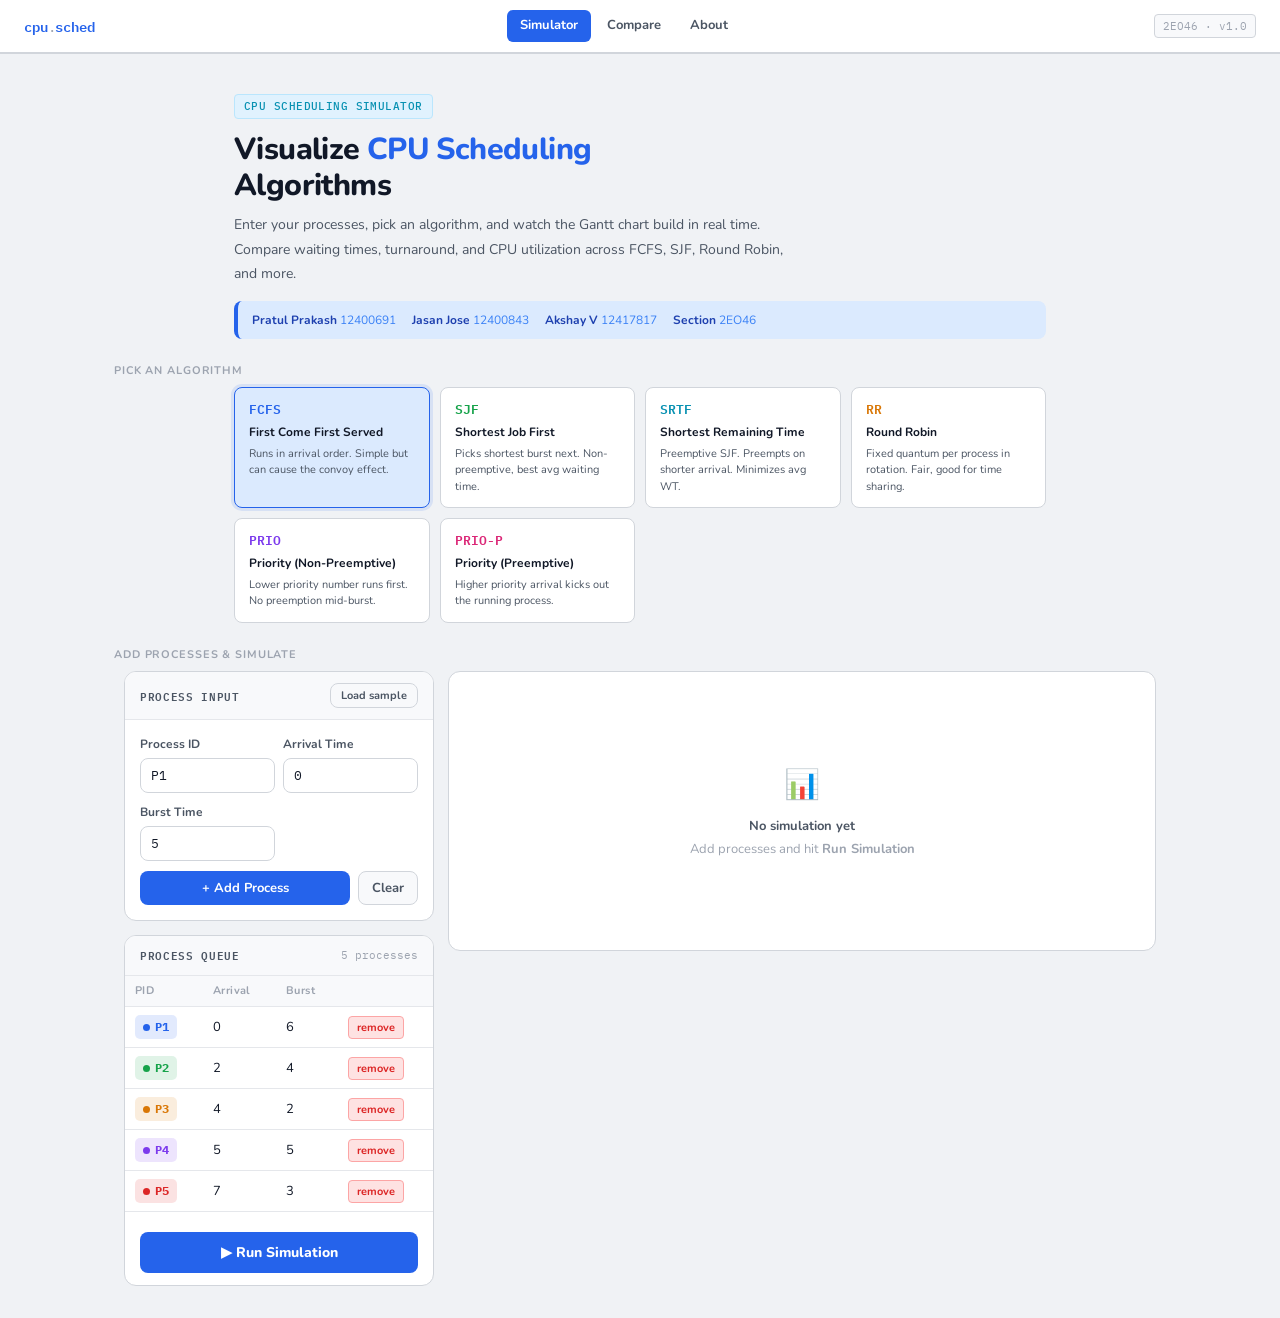
<file: index.html>
<!DOCTYPE html>
<html lang="en">
<head>
  <meta charset="UTF-8">
  <meta name="viewport" content="width=device-width, initial-scale=1.0">
  <title>CPU Scheduler — Simulator</title>
  <link rel="stylesheet" href="style.css">
  <style>
    .sim-layout {
      display: grid;
      grid-template-columns: 310px 1fr;
      gap: 14px;
      padding: 0 1.5rem 2rem;
      max-width: 1080px;
      margin: 0 auto;
    }
    @media (max-width: 780px) { .sim-layout { grid-template-columns: 1fr; } }
    #prio-field   { display: none; }
    #quantum-wrap { display: none; margin-bottom: 10px; }
  </style>
</head>
<body>

<nav>
  <a class="nav-logo" href="index.html">cpu<span>.</span>sched</a>
  <div class="nav-tabs">
    <a class="nav-tab active" href="index.html">Simulator</a>
    <a class="nav-tab" href="compare.html">Compare</a>
    <a class="nav-tab" href="about.html">About</a>
  </div>
  <div class="nav-badge">2EO46 · v1.0</div>
</nav>

<div class="hero">
  <div class="hero-tag">CPU SCHEDULING SIMULATOR</div>
  <h1>Visualize <span>CPU Scheduling</span><br>Algorithms</h1>
  <p>Enter your processes, pick an algorithm, and watch the Gantt chart build in real time. Compare waiting times, turnaround, and CPU utilization across FCFS, SJF, Round Robin, and more.</p>
  <div class="hero-meta">
    <div class="hero-meta-item">Pratul Prakash <span>12400691</span></div>
    <div class="hero-meta-item">Jasan Jose <span>12400843</span></div>
    <div class="hero-meta-item">Akshay V <span>12417817</span></div>
    <div class="hero-meta-item">Section <span>2EO46</span></div>
  </div>
</div>

<div class="section-label">Pick an Algorithm</div>
<div class="algo-grid" id="algo-cards"></div>

<div class="section-label">Add Processes &amp; Simulate</div>
<div class="sim-layout">

  <!-- LEFT -->
  <div style="display:flex;flex-direction:column;gap:14px">
    <div class="panel">
      <div class="panel-header">
        <span class="panel-title">PROCESS INPUT</span>
        <button class="btn btn-ghost" style="font-size:11px;padding:4px 10px" onclick="loadSample()">Load sample</button>
      </div>
      <div class="panel-body">
        <div class="input-row" style="margin-bottom:10px">
          <div>
            <label class="field-label">Process ID</label>
            <input type="text" id="in-pid" value="P1">
          </div>
          <div>
            <label class="field-label">Arrival Time</label>
            <input type="number" id="in-arrival" value="0" min="0">
          </div>
        </div>
        <div class="input-row" style="margin-bottom:10px">
          <div>
            <label class="field-label">Burst Time</label>
            <input type="number" id="in-burst" value="5" min="1">
          </div>
          <div id="prio-field">
            <label class="field-label">Priority (lower = higher)</label>
            <input type="number" id="in-priority" value="1" min="1">
          </div>
        </div>
        <div id="quantum-wrap">
          <label class="field-label">Time Quantum</label>
          <input type="number" id="in-quantum" value="2" min="1" max="20" style="width:90px">
        </div>
        <div style="display:flex;gap:8px;margin-top:4px">
          <button class="btn btn-primary" onclick="addProcess()" style="flex:1">+ Add Process</button>
          <button class="btn btn-ghost" onclick="clearAll()">Clear</button>
        </div>
      </div>
    </div>

    <div class="panel">
      <div class="panel-header">
        <span class="panel-title">PROCESS QUEUE</span>
        <span id="proc-count" style="font-family:var(--mono);font-size:11px;color:var(--text3)">0 processes</span>
      </div>
      <div style="overflow-x:auto">
        <table class="proc-table">
          <thead>
            <tr>
              <th>PID</th><th>Arrival</th><th>Burst</th>
              <th id="th-prio" style="display:none">Prio</th>
              <th></th>
            </tr>
          </thead>
          <tbody id="proc-body">
            <tr><td colspan="5" style="text-align:center;color:var(--text3);font-size:12px;padding:18px">
              No processes added yet
            </td></tr>
          </tbody>
        </table>
      </div>
      <div style="padding:12px 15px;border-top:1.5px solid var(--border2)">
        <button class="btn-run" onclick="runSimulation()">&#9654; Run Simulation</button>
      </div>
    </div>
  </div>

  <!-- RIGHT -->
  <div class="results-stack">
    <div id="results-placeholder" class="panel" style="display:flex;align-items:center;justify-content:center;min-height:280px">
      <div class="placeholder-msg">
        <div class="icon">📊</div>
        <div style="font-weight:700;color:var(--text2);margin-bottom:4px">No simulation yet</div>
        <div>Add processes and hit <strong>Run Simulation</strong></div>
      </div>
    </div>

    <div id="results-area" style="display:none" class="results-stack">
      <div class="panel">
        <div class="panel-header"><span class="panel-title">PERFORMANCE METRICS</span></div>
        <div class="panel-body">
          <div class="metrics-row" id="metrics-row"></div>
        </div>
      </div>
      <div class="panel">
        <div class="panel-header"><span class="panel-title">GANTT CHART</span></div>
        <div class="panel-body">
          <div class="gantt-container" id="gantt-area"></div>
        </div>
      </div>
      <div class="panel">
        <div class="panel-header"><span class="panel-title">PER-PROCESS STATISTICS</span></div>
        <div style="overflow-x:auto">
          <table class="stats-table">
            <thead>
              <tr>
                <th>PID</th><th>Arrival</th><th>Burst</th>
                <th>Finish</th><th>Turnaround</th><th>Waiting</th><th>Response</th>
              </tr>
            </thead>
            <tbody id="stats-body"></tbody>
          </table>
        </div>
      </div>
    </div>
  </div>
</div>

<!-- algorithms.js must come first -->
<script src="algorithms.js"></script>
<script>

var COLORS = ['#2563eb','#16a34a','#d97706','#7c3aed','#dc2626','#0891b2','#db2777','#f97316','#0d9488','#a855f7'];

var ALGOS = [
  { key:'fcfs',       name:'FCFS',   full:'First Come First Served',   desc:'Runs in arrival order. Simple but can cause the convoy effect.',       color:'#2563eb' },
  { key:'sjf',        name:'SJF',    full:'Shortest Job First',        desc:'Picks shortest burst next. Non-preemptive, best avg waiting time.',    color:'#16a34a' },
  { key:'srtf',       name:'SRTF',   full:'Shortest Remaining Time',   desc:'Preemptive SJF. Preempts on shorter arrival. Minimizes avg WT.',       color:'#0891b2' },
  { key:'rr',         name:'RR',     full:'Round Robin',               desc:'Fixed quantum per process in rotation. Fair, good for time sharing.',  color:'#d97706' },
  { key:'priority',   name:'PRIO',   full:'Priority (Non-Preemptive)', desc:'Lower priority number runs first. No preemption mid-burst.',           color:'#7c3aed' },
  { key:'priority_p', name:'PRIO-P', full:'Priority (Preemptive)',     desc:'Higher priority arrival kicks out the running process.',               color:'#db2777' }
];

var processes = [];
var selectedAlgo = 'fcfs';
var nextNum = 1;

function initCards() {
  var grid = document.getElementById('algo-cards');
  ALGOS.forEach(function(a) {
    var c = document.createElement('div');
    c.className = 'algo-card' + (a.key === selectedAlgo ? ' selected' : '');
    c.dataset.key = a.key;
    c.innerHTML =
      '<div class="algo-card-name" style="color:' + a.color + '">' + a.name + '</div>' +
      '<div class="algo-card-full">' + a.full + '</div>' +
      '<div class="algo-card-desc">' + a.desc + '</div>';
    c.onclick = function() { selectAlgo(a.key); };
    grid.appendChild(c);
  });
}

function selectAlgo(key) {
  selectedAlgo = key;
  document.querySelectorAll('.algo-card').forEach(function(c) {
    c.classList.toggle('selected', c.dataset.key === key);
  });
  document.getElementById('quantum-wrap').style.display = (key === 'rr') ? 'block' : 'none';
  var isPrio = key.indexOf('priority') === 0;
  document.getElementById('prio-field').style.display = isPrio ? 'block' : 'none';
  document.getElementById('th-prio').style.display    = isPrio ? ''      : 'none';
  renderTable();
}

function addProcess() {
  var pid      = document.getElementById('in-pid').value.trim() || ('P' + nextNum);
  var arrival  = parseInt(document.getElementById('in-arrival').value)  || 0;
  var burst    = Math.max(1, parseInt(document.getElementById('in-burst').value) || 1);
  var priority = parseInt(document.getElementById('in-priority').value) || 1;

  for (var i = 0; i < processes.length; i++) {
    if (processes[i].pid === pid) { alert('Process ID already exists. Choose a different name.'); return; }
  }

  processes.push({
    pid: pid,
    arrival: arrival,
    burst: burst,
    priority: priority,
    color: COLORS[processes.length % COLORS.length]
  });
  nextNum++;

  document.getElementById('in-pid').value      = 'P' + nextNum;
  document.getElementById('in-arrival').value  = '0';
  document.getElementById('in-burst').value    = '5';
  document.getElementById('in-priority').value = '1';

  renderTable();
  resetResults();
}

function removeProcess(i) {
  processes.splice(i, 1);
  renderTable();
  resetResults();
}

function clearAll() {
  processes = [];
  nextNum = 1;
  renderTable();
  resetResults();
}

function loadSample() {
  processes = [
    { pid:'P1', arrival:0, burst:6, priority:3, color:COLORS[0] },
    { pid:'P2', arrival:2, burst:4, priority:1, color:COLORS[1] },
    { pid:'P3', arrival:4, burst:2, priority:4, color:COLORS[2] },
    { pid:'P4', arrival:5, burst:5, priority:2, color:COLORS[3] },
    { pid:'P5', arrival:7, burst:3, priority:5, color:COLORS[4] }
  ];
  nextNum = 6;
  renderTable();
  resetResults();
}

function resetResults() {
  document.getElementById('results-area').style.display        = 'none';
  document.getElementById('results-placeholder').style.display = 'flex';
}

function renderTable() {
  var isPrio = selectedAlgo.indexOf('priority') === 0;
  var body   = document.getElementById('proc-body');
  document.getElementById('proc-count').textContent =
    processes.length + ' process' + (processes.length !== 1 ? 'es' : '');

  if (!processes.length) {
    body.innerHTML = '<tr><td colspan="5" style="text-align:center;color:var(--text3);font-size:12px;padding:18px">No processes added yet</td></tr>';
    return;
  }

  var rows = '';
  for (var i = 0; i < processes.length; i++) {
    var p = processes[i];
    rows +=
      '<tr>' +
      '<td><span class="pid-badge" style="background:' + p.color + '22;color:' + p.color + '">' +
        '<span class="proc-dot" style="background:' + p.color + '"></span>' + p.pid +
      '</span></td>' +
      '<td>' + p.arrival + '</td>' +
      '<td>' + p.burst + '</td>' +
      (isPrio ? '<td>' + p.priority + '</td>' : '') +
      '<td><button class="btn-danger" onclick="removeProcess(' + i + ')">remove</button></td>' +
      '</tr>';
  }
  body.innerHTML = rows;
}

function runSimulation() {
  if (!processes.length) { alert('Add at least one process first.'); return; }

  var quantum = Math.max(1, parseInt(document.getElementById('in-quantum').value) || 2);
  var stats   = buildStats(processes);
  var tl      = runAlgo(selectedAlgo, stats, quantum);
  computeStats(stats);
  showResults(tl, stats);
}

function showResults(tl, stats) {
  var vals = Object.values(stats);

  var sumWT = 0, sumTAT = 0, sumRT = 0, sumBurst = 0, maxFinish = 0;
  vals.forEach(function(v) {
    sumWT   += v.waiting;
    sumTAT  += v.turnaround;
    sumRT   += v.response;
    sumBurst += v.burst;
    if (v.finish > maxFinish) maxFinish = v.finish;
  });

  var avgWT   = sumWT   / vals.length;
  var avgTAT  = sumTAT  / vals.length;
  var avgRT   = sumRT   / vals.length;
  var cpuUtil = (sumBurst / maxFinish) * 100;
  var tp      = vals.length / maxFinish;

  var metrics = [
    { l: 'Avg Waiting',     v: avgWT.toFixed(2),   u: 'units' },
    { l: 'Avg Turnaround',  v: avgTAT.toFixed(2),  u: 'units' },
    { l: 'Avg Response',    v: avgRT.toFixed(2),   u: 'units' },
    { l: 'CPU Utilization', v: cpuUtil.toFixed(1), u: '%'     },
    { l: 'Throughput',      v: tp.toFixed(3),       u: '/unit' }
  ];

  var mhtml = '';
  metrics.forEach(function(m) {
    mhtml +=
      '<div class="metric-card">' +
        '<div class="metric-card-label">' + m.l + '</div>' +
        '<div class="metric-card-value">' + m.v + '<span class="metric-card-unit">' + m.u + '</span></div>' +
      '</div>';
  });
  document.getElementById('metrics-row').innerHTML = mhtml;

  renderGantt(tl, maxFinish);

  var shtml = '';
  vals.forEach(function(s) {
    shtml +=
      '<tr>' +
      '<td><span class="pid-badge" style="background:' + s.color + '22;color:' + s.color + '">' + s.pid + '</span></td>' +
      '<td>' + s.arrival    + '</td>' +
      '<td>' + s.burst      + '</td>' +
      '<td>' + s.finish     + '</td>' +
      '<td>' + s.turnaround + '</td>' +
      '<td>' + s.waiting    + '</td>' +
      '<td>' + s.response   + '</td>' +
      '</tr>';
  });
  document.getElementById('stats-body').innerHTML = shtml;

  document.getElementById('results-placeholder').style.display = 'none';
  document.getElementById('results-area').style.display        = 'flex';
}

function renderGantt(tl, endTime) {
  var PX = 36;
  var html = '';

  // CPU row
  var cpuSegs = '';
  tl.forEach(function(s) {
    var w    = (s.end - s.start) * PX;
    var idle = s.pid === 'idle';
    if (idle) {
      cpuSegs += '<div class="gantt-seg gantt-idle-seg" style="width:' + w + 'px">idle</div>';
    } else {
      cpuSegs += '<div class="gantt-seg" style="width:' + w + 'px;background:' + s.color + '22;border:1.5px solid ' + s.color + ';color:' + s.color + '">' + s.pid + '</div>';
    }
  });
  html += '<div class="gantt-row-g"><div class="gantt-pid-label">CPU</div><div style="display:flex">' + cpuSegs + '</div></div>';

  // Per-process rows
  processes.forEach(function(p) {
    var segs = tl.filter(function(s) { return s.pid === p.pid; });
    var lastEnd = p.arrival;
    var bars = [];
    if (p.arrival > 0) bars.push({ type: 'pre', start: 0, end: p.arrival });
    segs.forEach(function(s) {
      if (s.start > lastEnd) bars.push({ type: 'wait', start: lastEnd, end: s.start });
      bars.push({ type: 'run', start: s.start, end: s.end });
      lastEnd = s.end;
    });
    var inner = '';
    bars.forEach(function(b) {
      var w = (b.end - b.start) * PX;
      if (b.type === 'run') {
        inner += '<div class="gantt-seg" style="width:' + w + 'px;background:' + p.color + '22;border:1.5px solid ' + p.color + ';color:' + p.color + '">RUN</div>';
      } else if (b.type === 'wait') {
        inner += '<div class="gantt-seg gantt-idle-seg" style="width:' + w + 'px">wait</div>';
      } else {
        inner += '<div style="width:' + w + 'px"></div>';
      }
    });
    html += '<div class="gantt-row-g"><div class="gantt-pid-label">' + p.pid + '</div><div style="display:flex">' + inner + '</div></div>';
  });

  // Time ticks
  var ticks = '';
  for (var i = 0; i <= endTime; i++) {
    ticks += '<div style="width:' + PX + 'px;flex-shrink:0">' + i + '</div>';
  }
  html += '<div class="gantt-time-row">' + ticks + '</div>';
  document.getElementById('gantt-area').innerHTML = html;
}

// Boot
initCards();
loadSample();
</script>
</body>
</html>
</file>
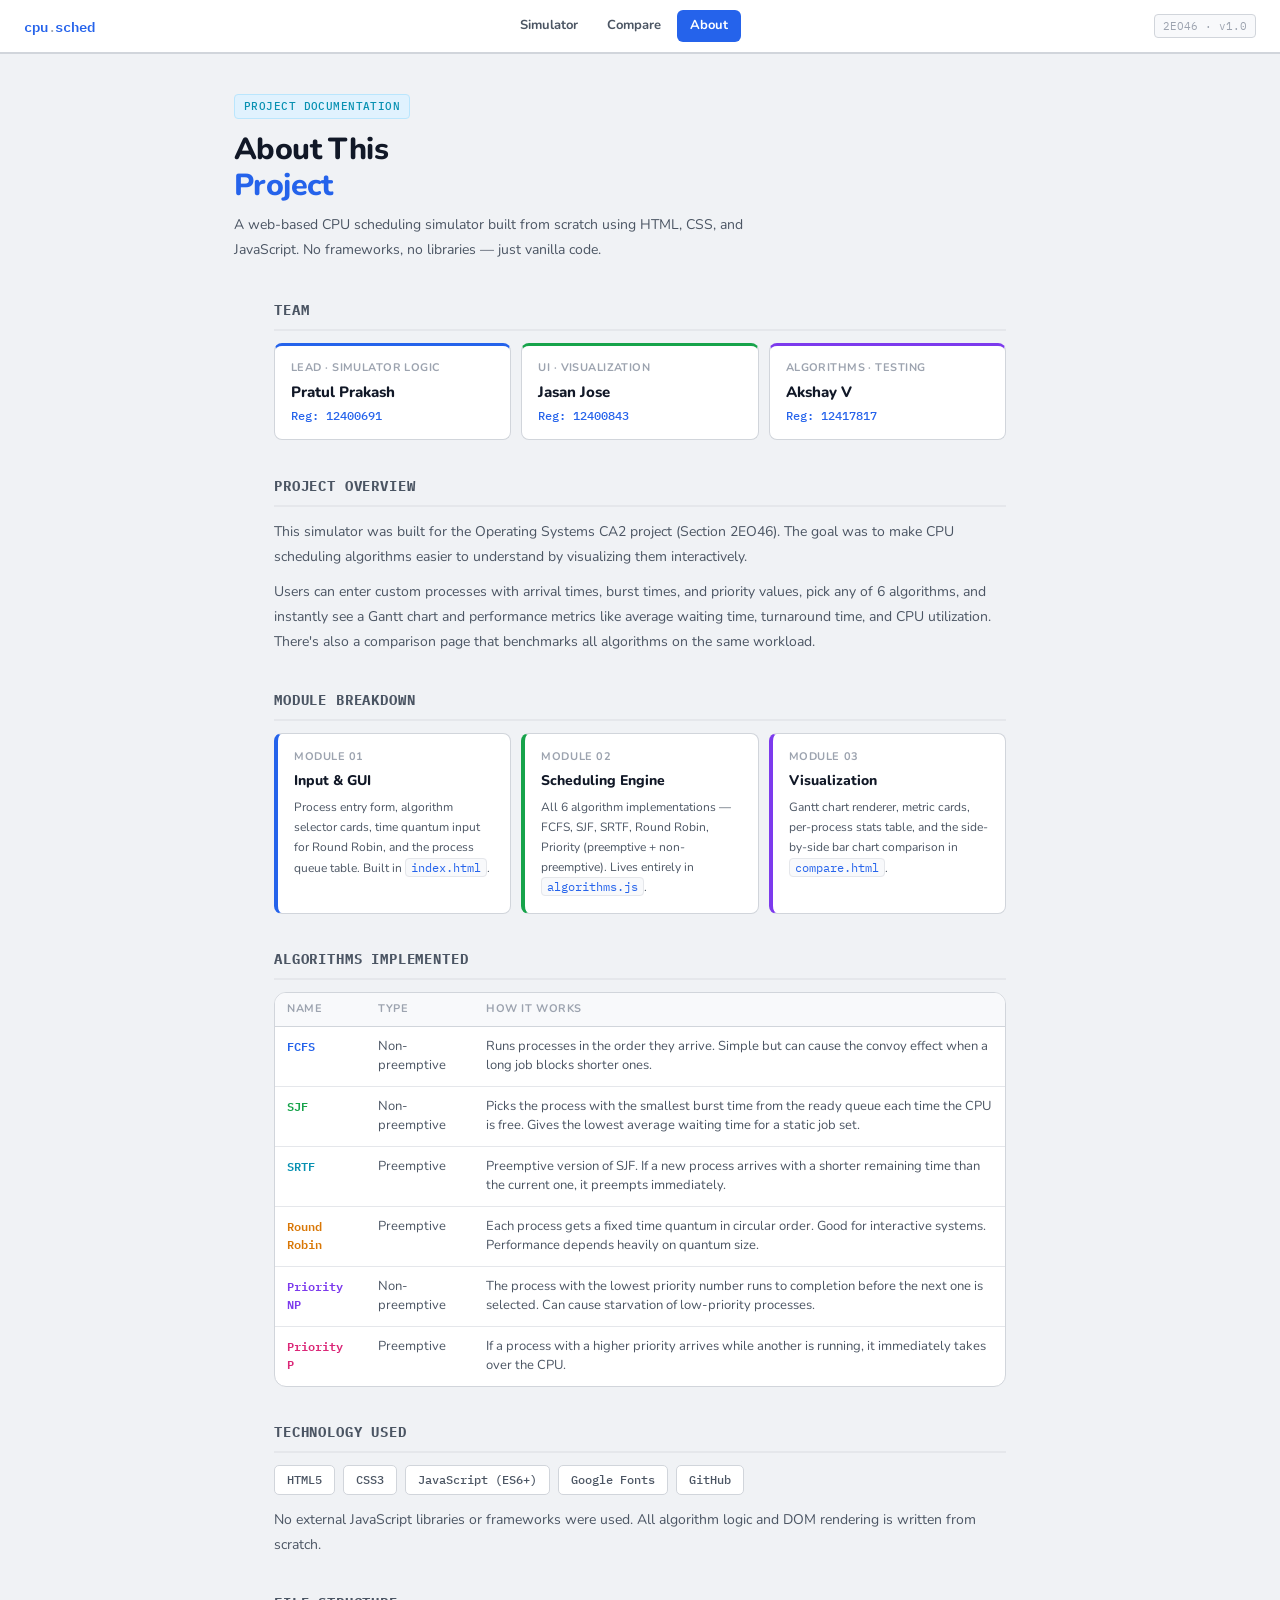
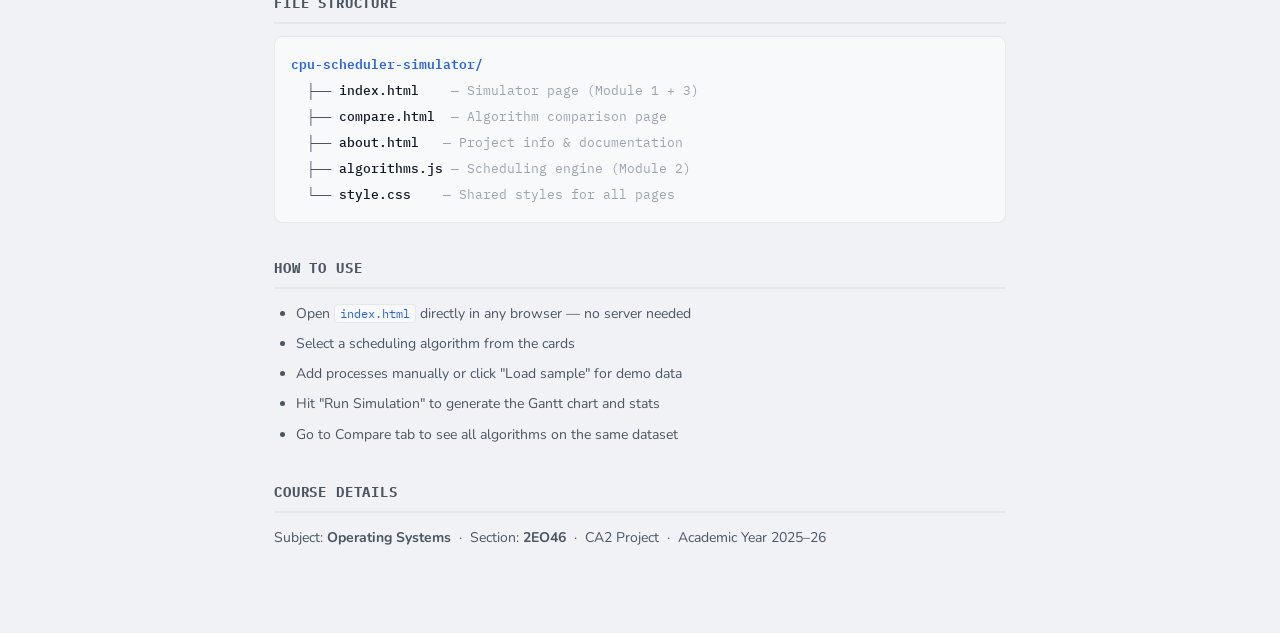
<file: about.html>
<!DOCTYPE html>
<html lang="en">
<head>
  <meta charset="UTF-8">
  <meta name="viewport" content="width=device-width, initial-scale=1.0">
  <title>CPU Scheduler — About</title>
  <link rel="stylesheet" href="style.css">
  <style>
    .about-wrap { max-width: 780px; margin: 0 auto; padding: 0 1.5rem 3rem; }
    .about-section { margin-bottom: 2.2rem; }
    .about-section h2 {
      font-size: 14px;
      font-weight: 700;
      color: var(--text2);
      margin-bottom: 12px;
      padding-bottom: 8px;
      border-bottom: 2px solid var(--border2);
      letter-spacing: 0.06em;
      text-transform: uppercase;
      font-family: var(--mono);
    }
    .about-section p  { color: var(--text2); font-size: 14px; line-height: 1.8; margin-bottom: 10px; }
    .about-section ul { color: var(--text2); font-size: 14px; line-height: 1.8; padding-left: 1.4rem; }
    .about-section li { margin-bottom: 5px; }
    .about-section code {
      font-family: var(--mono);
      font-size: 12px;
      background: var(--surface2);
      border: 1px solid var(--border2);
      padding: 1px 5px;
      border-radius: 4px;
      color: var(--accent);
    }

    .team-grid { display: grid; grid-template-columns: repeat(auto-fit, minmax(200px, 1fr)); gap: 10px; }
    .team-card {
      background: var(--surface);
      border: 1.5px solid var(--border);
      border-radius: var(--radius);
      padding: 14px 16px;
    }
    .team-card-role { font-size: 11px; font-weight: 700; color: var(--text3); margin-bottom: 4px; letter-spacing: 0.04em; text-transform: uppercase; }
    .team-card-name { font-size: 15px; font-weight: 800; color: var(--text); }
    .team-card-reg  { font-family: var(--mono); font-size: 12px; color: var(--accent); margin-top: 4px; font-weight: 500; }

    .module-grid { display: grid; grid-template-columns: repeat(auto-fit, minmax(220px, 1fr)); gap: 10px; }
    .module-card {
      background: var(--surface);
      border: 1.5px solid var(--border);
      border-radius: var(--radius);
      padding: 15px 16px;
    }
    .module-num  { font-size: 11px; font-weight: 700; color: var(--text3); margin-bottom: 5px; text-transform: uppercase; letter-spacing: 0.05em; }
    .module-name { font-size: 14px; font-weight: 800; color: var(--text); margin-bottom: 7px; }
    .module-desc { font-size: 12px; color: var(--text2); line-height: 1.65; }

    .tech-tags { display: flex; flex-wrap: wrap; gap: 8px; }
    .tech-tag {
      font-family: var(--mono);
      font-size: 12px;
      padding: 5px 12px;
      border-radius: 5px;
      background: var(--surface);
      border: 1.5px solid var(--border);
      color: var(--text2);
      font-weight: 500;
    }

    .algo-list-table { width: 100%; border-collapse: collapse; font-size: 13px; }
    .algo-list-table th {
      text-align: left;
      padding: 8px 12px;
      color: var(--text3);
      font-size: 11px;
      font-weight: 700;
      letter-spacing: 0.05em;
      border-bottom: 1.5px solid var(--border);
      background: var(--surface2);
      text-transform: uppercase;
    }
    .algo-list-table td { padding: 10px 12px; border-bottom: 1px solid var(--border2); color: var(--text2); vertical-align: top; }
    .algo-list-table tr:last-child td { border-bottom: none; }
    .algo-list-table td:first-child { font-family: var(--mono); font-weight: 600; font-size: 12px; }

    .file-tree {
      font-family: var(--mono);
      font-size: 13px;
      color: var(--text2);
      line-height: 2;
      padding: 14px 16px;
      background: var(--surface2);
      border-radius: var(--radius);
      border: 1.5px solid var(--border2);
    }
    .file-tree .folder { color: var(--accent); font-weight: 600; }
    .file-tree .file   { color: var(--text);   font-weight: 500; }
    .file-tree .comment{ color: var(--text3);  font-weight: 400; }
  </style>
</head>
<body>

<nav>
  <a class="nav-logo" href="index.html">cpu<span>.</span>sched</a>
  <div class="nav-tabs">
    <a class="nav-tab" href="index.html">Simulator</a>
    <a class="nav-tab" href="compare.html">Compare</a>
    <a class="nav-tab active" href="about.html">About</a>
  </div>
  <div class="nav-badge">2EO46 · v1.0</div>
</nav>

<div class="hero">
  <div class="hero-tag">PROJECT DOCUMENTATION</div>
  <h1>About This<br><span>Project</span></h1>
  <p>A web-based CPU scheduling simulator built from scratch using HTML, CSS, and JavaScript. No frameworks, no libraries — just vanilla code.</p>
</div>

<div class="about-wrap">

  <div class="about-section">
    <h2>Team</h2>
    <div class="team-grid">
      <div class="team-card" style="border-top:3px solid #2563eb">
        <div class="team-card-role">Lead · Simulator Logic</div>
        <div class="team-card-name">Pratul Prakash</div>
        <div class="team-card-reg">Reg: 12400691</div>
      </div>
      <div class="team-card" style="border-top:3px solid #16a34a">
        <div class="team-card-role">UI · Visualization</div>
        <div class="team-card-name">Jasan Jose</div>
        <div class="team-card-reg">Reg: 12400843</div>
      </div>
      <div class="team-card" style="border-top:3px solid #7c3aed">
        <div class="team-card-role">Algorithms · Testing</div>
        <div class="team-card-name">Akshay V</div>
        <div class="team-card-reg">Reg: 12417817</div>
      </div>
    </div>
  </div>

  <div class="about-section">
    <h2>Project Overview</h2>
    <p>This simulator was built for the Operating Systems CA2 project (Section 2EO46). The goal was to make CPU scheduling algorithms easier to understand by visualizing them interactively.</p>
    <p>Users can enter custom processes with arrival times, burst times, and priority values, pick any of 6 algorithms, and instantly see a Gantt chart and performance metrics like average waiting time, turnaround time, and CPU utilization. There's also a comparison page that benchmarks all algorithms on the same workload.</p>
  </div>

  <div class="about-section">
    <h2>Module Breakdown</h2>
    <div class="module-grid">
      <div class="module-card" style="border-left:4px solid #2563eb">
        <div class="module-num">Module 01</div>
        <div class="module-name">Input & GUI</div>
        <div class="module-desc">Process entry form, algorithm selector cards, time quantum input for Round Robin, and the process queue table. Built in <code>index.html</code>.</div>
      </div>
      <div class="module-card" style="border-left:4px solid #16a34a">
        <div class="module-num">Module 02</div>
        <div class="module-name">Scheduling Engine</div>
        <div class="module-desc">All 6 algorithm implementations — FCFS, SJF, SRTF, Round Robin, Priority (preemptive + non-preemptive). Lives entirely in <code>algorithms.js</code>.</div>
      </div>
      <div class="module-card" style="border-left:4px solid #7c3aed">
        <div class="module-num">Module 03</div>
        <div class="module-name">Visualization</div>
        <div class="module-desc">Gantt chart renderer, metric cards, per-process stats table, and the side-by-side bar chart comparison in <code>compare.html</code>.</div>
      </div>
    </div>
  </div>

  <div class="about-section">
    <h2>Algorithms Implemented</h2>
    <div class="panel" style="overflow:hidden">
      <table class="algo-list-table">
        <thead><tr><th>Name</th><th>Type</th><th>How it works</th></tr></thead>
        <tbody>
          <tr>
            <td style="color:#2563eb">FCFS</td>
            <td>Non-preemptive</td>
            <td>Runs processes in the order they arrive. Simple but can cause the convoy effect when a long job blocks shorter ones.</td>
          </tr>
          <tr>
            <td style="color:#16a34a">SJF</td>
            <td>Non-preemptive</td>
            <td>Picks the process with the smallest burst time from the ready queue each time the CPU is free. Gives the lowest average waiting time for a static job set.</td>
          </tr>
          <tr>
            <td style="color:#0891b2">SRTF</td>
            <td>Preemptive</td>
            <td>Preemptive version of SJF. If a new process arrives with a shorter remaining time than the current one, it preempts immediately.</td>
          </tr>
          <tr>
            <td style="color:#d97706">Round Robin</td>
            <td>Preemptive</td>
            <td>Each process gets a fixed time quantum in circular order. Good for interactive systems. Performance depends heavily on quantum size.</td>
          </tr>
          <tr>
            <td style="color:#7c3aed">Priority NP</td>
            <td>Non-preemptive</td>
            <td>The process with the lowest priority number runs to completion before the next one is selected. Can cause starvation of low-priority processes.</td>
          </tr>
          <tr>
            <td style="color:#db2777">Priority P</td>
            <td>Preemptive</td>
            <td>If a process with a higher priority arrives while another is running, it immediately takes over the CPU.</td>
          </tr>
        </tbody>
      </table>
    </div>
  </div>

  <div class="about-section">
    <h2>Technology Used</h2>
    <div class="tech-tags">
      <span class="tech-tag">HTML5</span>
      <span class="tech-tag">CSS3</span>
      <span class="tech-tag">JavaScript (ES6+)</span>
      <span class="tech-tag">Google Fonts</span>
      <span class="tech-tag">GitHub</span>
    </div>
    <p style="margin-top:12px">No external JavaScript libraries or frameworks were used. All algorithm logic and DOM rendering is written from scratch.</p>
  </div>

  <div class="about-section">
    <h2>File Structure</h2>
    <div class="file-tree">
      <span class="folder">cpu-scheduler-simulator/</span><br>
      &nbsp;&nbsp;├── <span class="file">index.html</span> &nbsp;&nbsp;&nbsp;<span class="comment">— Simulator page (Module 1 + 3)</span><br>
      &nbsp;&nbsp;├── <span class="file">compare.html</span> &nbsp;<span class="comment">— Algorithm comparison page</span><br>
      &nbsp;&nbsp;├── <span class="file">about.html</span> &nbsp;&nbsp;<span class="comment">— Project info &amp; documentation</span><br>
      &nbsp;&nbsp;├── <span class="file">algorithms.js</span> <span class="comment">— Scheduling engine (Module 2)</span><br>
      &nbsp;&nbsp;└── <span class="file">style.css</span> &nbsp;&nbsp;&nbsp;<span class="comment">— Shared styles for all pages</span>
    </div>
  </div>

  <div class="about-section">
    <h2>How to Use</h2>
    <ul>
      <li>Open <code>index.html</code> directly in any browser — no server needed</li>
      <li>Select a scheduling algorithm from the cards</li>
      <li>Add processes manually or click "Load sample" for demo data</li>
      <li>Hit "Run Simulation" to generate the Gantt chart and stats</li>
      <li>Go to Compare tab to see all algorithms on the same dataset</li>
    </ul>
  </div>

  <div class="about-section">
    <h2>Course Details</h2>
    <p>Subject: <strong>Operating Systems</strong> &nbsp;·&nbsp; Section: <strong>2EO46</strong> &nbsp;·&nbsp; CA2 Project &nbsp;·&nbsp; Academic Year 2025–26</p>
  </div>

</div>
</body>
</html>
</file>
<file: style.css>
@import url('https://fonts.googleapis.com/css2?family=IBM+Plex+Mono:wght@400;500;600&family=Nunito:wght@400;600;700;800&display=swap');

:root {
  --bg:          #f0f2f5;
  --surface:     #ffffff;
  --surface2:    #f8f9fb;
  --border:      #d1d5db;
  --border2:     #e5e7eb;
  --accent:      #2563eb;
  --accent-light:#dbeafe;
  --green:       #16a34a;
  --green-bg:    #dcfce7;
  --amber:       #d97706;
  --amber-bg:    #fef3c7;
  --red:         #dc2626;
  --red-bg:      #fee2e2;
  --cyan:        #0891b2;
  --purple:      #7c3aed;
  --pink:        #db2777;
  --text:        #111827;
  --text2:       #4b5563;
  --text3:       #9ca3af;
  --mono:        'IBM Plex Mono', monospace;
  --sans:        'Nunito', sans-serif;
  --radius:      8px;
  --radius-lg:   12px;
}

* { box-sizing: border-box; margin: 0; padding: 0; }

body {
  font-family: var(--sans);
  background: var(--bg);
  color: var(--text);
  min-height: 100vh;
  font-size: 15px;
  line-height: 1.5;
}

/* NAV */
nav {
  display: flex;
  align-items: center;
  justify-content: space-between;
  padding: 0 1.5rem;
  height: 54px;
  background: var(--surface);
  border-bottom: 2px solid var(--border);
  position: sticky;
  top: 0;
  z-index: 100;
}
.nav-logo {
  font-family: var(--mono);
  font-size: 14px;
  font-weight: 600;
  color: var(--accent);
  text-decoration: none;
  letter-spacing: -0.01em;
}
.nav-logo span { color: var(--text3); font-weight: 400; }
.nav-tabs { display: flex; gap: 3px; }
.nav-tab {
  padding: 6px 13px;
  font-size: 13px;
  font-weight: 700;
  color: var(--text2);
  background: none;
  border: none;
  border-radius: 6px;
  cursor: pointer;
  text-decoration: none;
  transition: background 0.12s, color 0.12s;
  font-family: var(--sans);
}
.nav-tab:hover { background: var(--surface2); color: var(--text); }
.nav-tab.active { background: var(--accent); color: #fff; }
.nav-badge {
  font-family: var(--mono);
  font-size: 11px;
  color: var(--text3);
  background: var(--surface2);
  border: 1.5px solid var(--border);
  padding: 3px 8px;
  border-radius: 4px;
}

/* HERO */
.hero { padding: 2.5rem 1.5rem 1.5rem; max-width: 860px; margin: 0 auto; }
.hero-tag {
  display: inline-block;
  font-family: var(--mono);
  font-size: 11px;
  color: var(--cyan);
  background: #e0f2fe;
  border: 1.5px solid #bae6fd;
  border-radius: 4px;
  padding: 3px 9px;
  margin-bottom: 12px;
  letter-spacing: 0.04em;
  font-weight: 500;
}
.hero h1 {
  font-size: 1.9rem;
  font-weight: 800;
  line-height: 1.2;
  margin-bottom: 10px;
  color: var(--text);
  letter-spacing: -0.02em;
}
.hero h1 span { color: var(--accent); }
.hero p {
  color: var(--text2);
  font-size: 14px;
  line-height: 1.75;
  max-width: 560px;
  margin-bottom: 14px;
  font-weight: 400;
}
.hero-meta {
  display: flex;
  gap: 1rem;
  flex-wrap: wrap;
  padding: 10px 14px;
  background: var(--accent-light);
  border-radius: var(--radius);
  border-left: 4px solid var(--accent);
}
.hero-meta-item { font-size: 12px; color: #1e40af; font-weight: 700; }
.hero-meta-item span { font-weight: 400; color: #3b82f6; }

/* PANELS */
.panel {
  background: var(--surface);
  border: 1.5px solid var(--border);
  border-radius: var(--radius-lg);
  overflow: hidden;
}
.panel-header {
  padding: 11px 15px;
  border-bottom: 1.5px solid var(--border2);
  display: flex;
  align-items: center;
  justify-content: space-between;
  background: var(--surface2);
}
.panel-title {
  font-family: var(--mono);
  font-size: 11px;
  font-weight: 600;
  color: var(--text2);
  letter-spacing: 0.06em;
}
.panel-body { padding: 15px; }

/* FORM */
.field-label {
  display: block;
  font-size: 12px;
  font-weight: 700;
  color: var(--text2);
  margin-bottom: 5px;
}
input[type=text], input[type=number] {
  width: 100%;
  background: #fff;
  border: 1.5px solid var(--border);
  border-radius: var(--radius);
  padding: 8px 10px;
  font-family: var(--mono);
  font-size: 13px;
  color: var(--text);
  outline: none;
  transition: border-color 0.15s, box-shadow 0.15s;
}
input[type=text]:focus, input[type=number]:focus {
  border-color: var(--accent);
  box-shadow: 0 0 0 3px rgba(37,99,235,0.1);
}
.input-row { display: grid; grid-template-columns: 1fr 1fr; gap: 8px; }

/* BUTTONS */
.btn {
  padding: 7px 13px;
  font-family: var(--sans);
  font-size: 13px;
  font-weight: 700;
  border-radius: var(--radius);
  cursor: pointer;
  border: none;
  transition: all 0.12s;
}
.btn-primary { background: var(--accent); color: #fff; }
.btn-primary:hover { background: #1d4ed8; }
.btn-ghost {
  background: var(--surface2);
  color: var(--text2);
  border: 1.5px solid var(--border);
}
.btn-ghost:hover { background: var(--border2); color: var(--text); }
.btn-run {
  width: 100%;
  padding: 11px;
  font-size: 14px;
  background: var(--accent);
  color: #fff;
  border-radius: var(--radius);
  border: none;
  cursor: pointer;
  font-family: var(--sans);
  font-weight: 800;
  transition: background 0.12s;
  margin-top: 8px;
}
.btn-run:hover { background: #1d4ed8; }
.btn-danger {
  background: var(--red-bg);
  color: var(--red);
  border: 1px solid #fca5a5;
  font-size: 11px;
  padding: 3px 8px;
  border-radius: 4px;
  cursor: pointer;
  font-family: var(--sans);
  font-weight: 700;
}
.btn-danger:hover { background: #fecaca; }

/* PROCESS TABLE */
.proc-table { width: 100%; border-collapse: collapse; font-size: 13px; }
.proc-table th {
  text-align: left;
  padding: 7px 10px;
  color: var(--text3);
  font-weight: 700;
  font-size: 11px;
  letter-spacing: 0.04em;
  border-bottom: 1.5px solid var(--border2);
  background: var(--surface2);
}
.proc-table td {
  padding: 8px 10px;
  border-bottom: 1px solid var(--border2);
  color: var(--text);
  vertical-align: middle;
}
.proc-table tr:last-child td { border-bottom: none; }
.pid-badge {
  display: inline-flex;
  align-items: center;
  gap: 5px;
  padding: 3px 8px;
  border-radius: 5px;
  font-size: 12px;
  font-weight: 700;
  font-family: var(--mono);
}
.proc-dot { width: 7px; height: 7px; border-radius: 50%; display: inline-block; }

/* ALGO CARDS */
.algo-grid {
  display: grid;
  grid-template-columns: repeat(auto-fit, minmax(180px, 1fr));
  gap: 10px;
  padding: 0 1.5rem;
  max-width: 860px;
  margin: 0 auto 1.5rem;
}
.algo-card {
  background: var(--surface);
  border: 1.5px solid var(--border);
  border-radius: var(--radius);
  padding: 12px 14px;
  cursor: pointer;
  transition: all 0.12s;
}
.algo-card:hover { border-color: var(--accent); background: #f0f5ff; }
.algo-card.selected {
  border-color: var(--accent);
  background: var(--accent-light);
  box-shadow: 0 0 0 3px rgba(37,99,235,0.12);
}
.algo-card-name {
  font-family: var(--mono);
  font-size: 13px;
  font-weight: 600;
  margin-bottom: 3px;
}
.algo-card-full { font-size: 12px; font-weight: 700; color: var(--text); margin-bottom: 5px; }
.algo-card-desc { font-size: 11px; color: var(--text2); line-height: 1.5; }

/* SECTION LABEL */
.section-label {
  font-size: 11px;
  font-weight: 700;
  color: var(--text3);
  letter-spacing: 0.08em;
  text-transform: uppercase;
  padding: 0 1.5rem;
  max-width: 1100px;
  margin: 0 auto 8px;
}

/* METRICS */
.metrics-row {
  display: grid;
  grid-template-columns: repeat(5, 1fr);
  gap: 8px;
}
@media (max-width: 900px) { .metrics-row { grid-template-columns: repeat(3, 1fr); } }
.metric-card {
  background: var(--surface2);
  border: 1.5px solid var(--border2);
  border-radius: var(--radius);
  padding: 11px 13px;
}
.metric-card-label {
  font-size: 10px;
  font-weight: 700;
  color: var(--text3);
  letter-spacing: 0.05em;
  text-transform: uppercase;
  margin-bottom: 5px;
}
.metric-card-value {
  font-family: var(--mono);
  font-size: 19px;
  font-weight: 600;
  color: var(--accent);
}
.metric-card-unit { font-size: 11px; color: var(--text3); margin-left: 2px; }

/* GANTT */
.gantt-container { overflow-x: auto; padding-bottom: 4px; }
.gantt-row-g { display: flex; align-items: center; margin-bottom: 4px; min-width: max-content; }
.gantt-pid-label {
  font-family: var(--mono);
  font-size: 11px;
  color: var(--text2);
  width: 64px;
  flex-shrink: 0;
  text-align: right;
  padding-right: 9px;
  font-weight: 500;
}
.gantt-seg {
  height: 28px;
  display: flex;
  align-items: center;
  justify-content: center;
  font-family: var(--mono);
  font-size: 11px;
  font-weight: 600;
  border-radius: 4px;
  transition: opacity 0.12s;
  cursor: default;
}
.gantt-seg:hover { opacity: 0.7; }
.gantt-idle-seg {
  background: var(--surface2);
  border: 1.5px dashed var(--border);
  color: var(--text3);
  font-size: 10px;
}
.gantt-time-row {
  display: flex;
  margin-left: 64px;
  font-family: var(--mono);
  font-size: 10px;
  color: var(--text3);
  padding-top: 3px;
  min-width: max-content;
}

/* STATS TABLE */
.stats-table { width: 100%; border-collapse: collapse; font-size: 13px; }
.stats-table th {
  text-align: left;
  padding: 8px 10px;
  color: var(--text3);
  font-weight: 700;
  font-size: 11px;
  letter-spacing: 0.04em;
  border-bottom: 1.5px solid var(--border);
  background: var(--surface2);
}
.stats-table td {
  padding: 9px 10px;
  border-bottom: 1px solid var(--border2);
  font-family: var(--mono);
  font-size: 12px;
  color: var(--text);
}
.stats-table tr:last-child td { border-bottom: none; }

/* MISC */
.results-stack { display: flex; flex-direction: column; gap: 14px; }
.placeholder-msg { text-align: center; padding: 3rem 1rem; color: var(--text3); font-size: 13px; }
.placeholder-msg .icon { font-size: 1.8rem; margin-bottom: 10px; }
.info-box {
  background: #eff6ff;
  border: 1.5px solid #bfdbfe;
  border-radius: var(--radius);
  padding: 12px 16px;
  font-size: 13px;
  color: #1e40af;
  line-height: 1.7;
}
</file>
